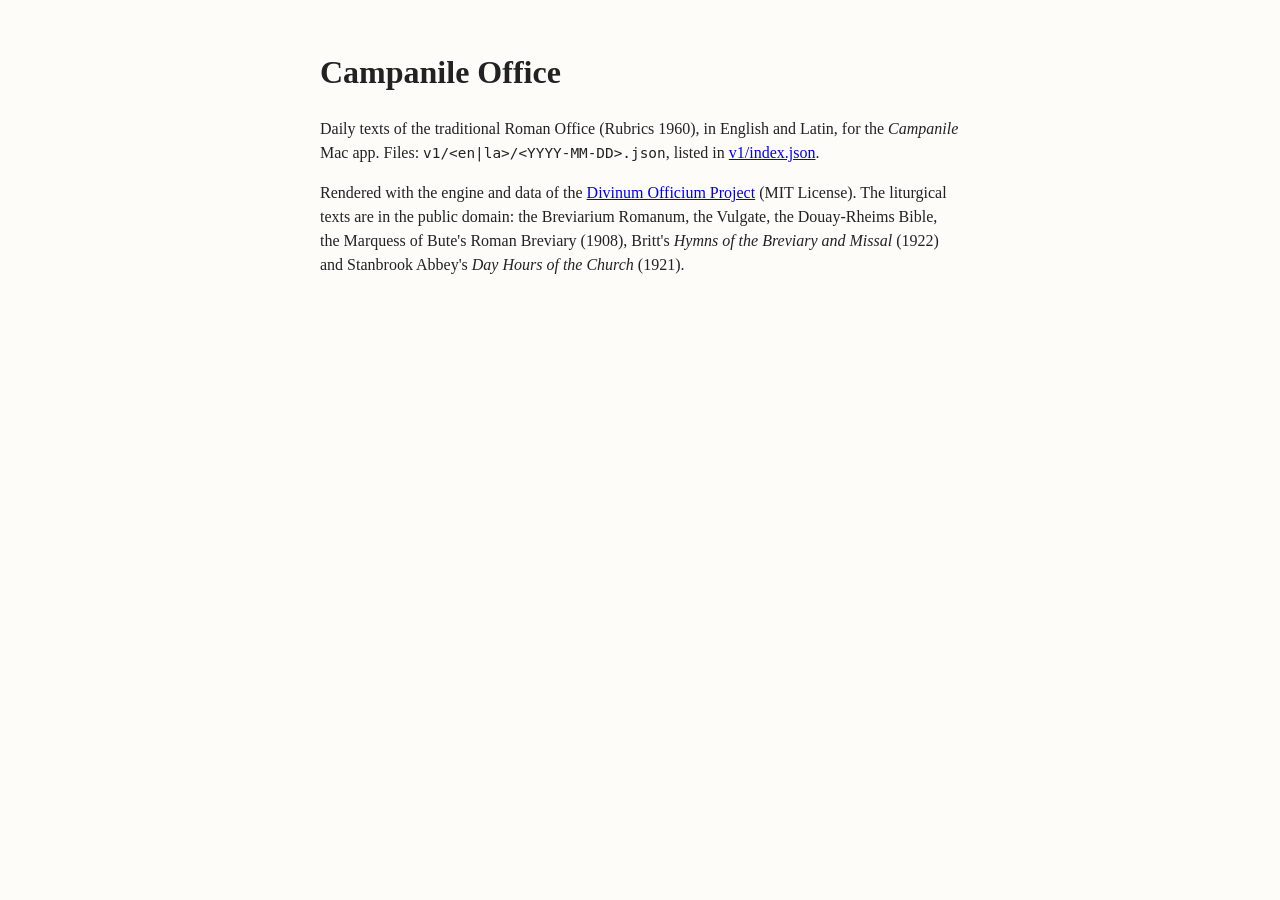
<file: index.html>
<!doctype html>
<html lang="en">
<meta charset="utf-8">
<meta name="viewport" content="width=device-width, initial-scale=1">
<title>Campanile Office</title>
<style>
  body { font: 16px/1.5 Georgia, serif; max-width: 40rem; margin: 3rem auto; padding: 0 1rem; color: #222; background: #fdfcf8; }
  code { font-size: .9em; }
  @media (prefers-color-scheme: dark) { body { color: #ddd; background: #1b1a17; } a { color: #9cf; } }
</style>
<h1>Campanile Office</h1>
<p>Daily texts of the traditional Roman Office (Rubrics 1960), in English and Latin,
for the <em>Campanile</em> Mac app. Files: <code>v1/&lt;en|la&gt;/&lt;YYYY-MM-DD&gt;.json</code>,
listed in <a href="v1/index.json">v1/index.json</a>.</p>
<p>Rendered with the engine and data of the
<a href="https://github.com/DivinumOfficium/divinum-officium">Divinum Officium Project</a>
(MIT License). The liturgical texts are in the public domain: the Breviarium Romanum,
the Vulgate, the Douay-Rheims Bible, the Marquess of Bute's Roman Breviary (1908),
Britt's <em>Hymns of the Breviary and Missal</em> (1922) and Stanbrook Abbey's
<em>Day Hours of the Church</em> (1921).</p>
</file>
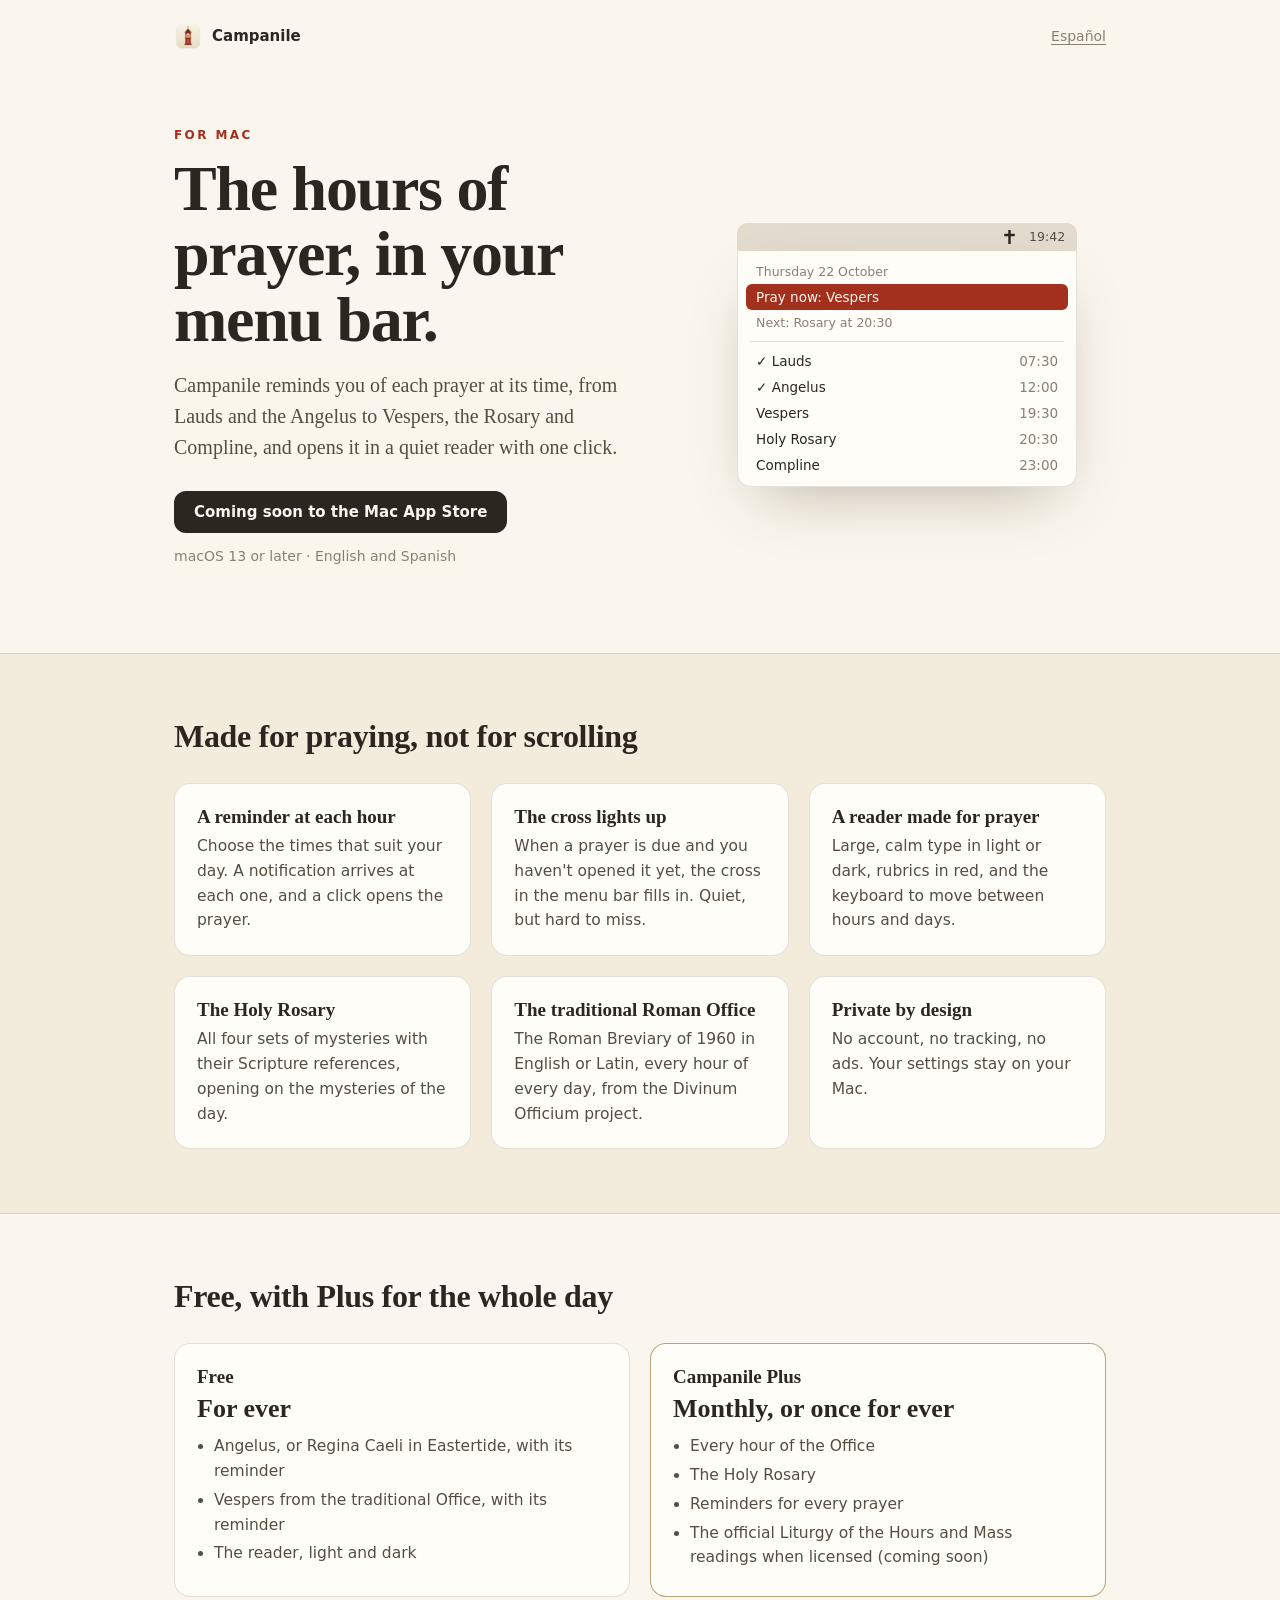
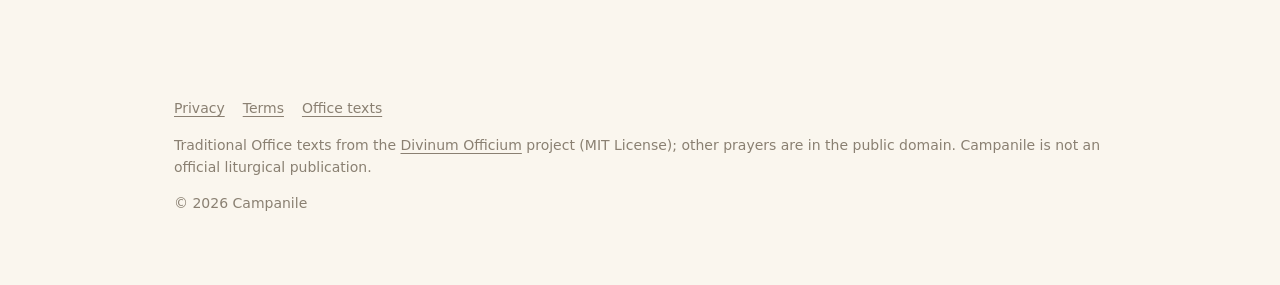
<file: web/index.html>
<!doctype html>
<html lang="en">
<head>
<meta charset="utf-8">
<meta name="viewport" content="width=device-width, initial-scale=1">
<title>Campanile · The hours of prayer in your Mac's menu bar</title>
<meta name="description" content="Campanile reminds you of each hour of prayer and opens it in a quiet reader, right from the Mac menu bar.">
<link rel="icon" href="favicon.png">
<link rel="stylesheet" href="style.css">
<link rel="alternate" hreflang="es" href="es/index.html">
</head>
<body>
<div class="wrap">
<header class="top">
  <a class="mark" href="index.html"><img src="icon.png" alt="">Campanile</a>
  <span class="lang"><a href="es/index.html" hreflang="es">Español</a></span>
</header>
<main>
<section class="hero">
  <div>
    <div class="eyebrow">For Mac</div>
    <h1>The hours of prayer, in your menu bar.</h1>
    <p class="lede">Campanile reminds you of each prayer at its time, from Lauds and the Angelus to Vespers, the Rosary and Compline, and opens it in a quiet reader with one click.</p>
    <span class="cta">Coming soon to the Mac App Store</span>
    <p class="note">macOS 13 or later · English and Spanish</p>
  </div>
  <div class="mock" aria-hidden="true">
    <div class="bar"><svg viewBox="0 0 12 16" aria-hidden="true"><path d="M4.6 0h2.8v4.4H12v2.8H7.4V16H4.6V7.2H0V4.4h4.6z" fill="currentColor"/></svg><span>19:42</span></div>
    <div class="menu"><div class="hd">Thursday 22 October</div><div class="on">Pray now: Vespers</div><div class="hd">Next: Rosary at 20:30</div><hr><div class="">✓ Lauds<span>07:30</span></div><div class="">✓ Angelus<span>12:00</span></div><div class="">Vespers<span>19:30</span></div><div class="">Holy Rosary<span>20:30</span></div><div class="">Compline<span>23:00</span></div></div>
  </div>
</section>
</main>
</div>
<section class="band"><div class="wrap">
  <h2>Made for praying, not for scrolling</h2>
  <div class="grid"><div class="card"><h3>A reminder at each hour</h3><p>Choose the times that suit your day. A notification arrives at each one, and a click opens the prayer.</p></div><div class="card"><h3>The cross lights up</h3><p>When a prayer is due and you haven't opened it yet, the cross in the menu bar fills in. Quiet, but hard to miss.</p></div><div class="card"><h3>A reader made for prayer</h3><p>Large, calm type in light or dark, rubrics in red, and the keyboard to move between hours and days.</p></div><div class="card"><h3>The Holy Rosary</h3><p>All four sets of mysteries with their Scripture references, opening on the mysteries of the day.</p></div><div class="card"><h3>The traditional Roman Office</h3><p>The Roman Breviary of 1960 in English or Latin, every hour of every day, from the Divinum Officium project.</p></div><div class="card"><h3>Private by design</h3><p>No account, no tracking, no ads. Your settings stay on your Mac.</p></div></div>
</div></section>
<div class="wrap">
<section class="plans">
  <h2>Free, with Plus for the whole day</h2>
  <div class="grid"><div class="card plan "><h3>Free</h3><div class="price">For ever</div><ul><li>Angelus, or Regina Caeli in Eastertide, with its reminder</li><li>Vespers from the traditional Office, with its reminder</li><li>The reader, light and dark</li></ul></div><div class="card plan plus"><h3>Campanile Plus</h3><div class="price">Monthly, or once for ever</div><ul><li>Every hour of the Office</li><li>The Holy Rosary</li><li>Reminders for every prayer</li><li>The official Liturgy of the Hours and Mass readings when licensed (coming soon)</li></ul></div></div>
</section>
<footer>
  <nav><a href="privacy.html">Privacy</a><a href="terms.html">Terms</a><a href="office.html">Office texts</a></nav>
  <p>Traditional Office texts from the <a href="https://www.divinumofficium.com">Divinum Officium</a> project (MIT License); other prayers are in the public domain. Campanile is not an official liturgical publication.</p>
  <p>© 2026 Campanile</p>
</footer>
</div>
</body>
</html>
</file>
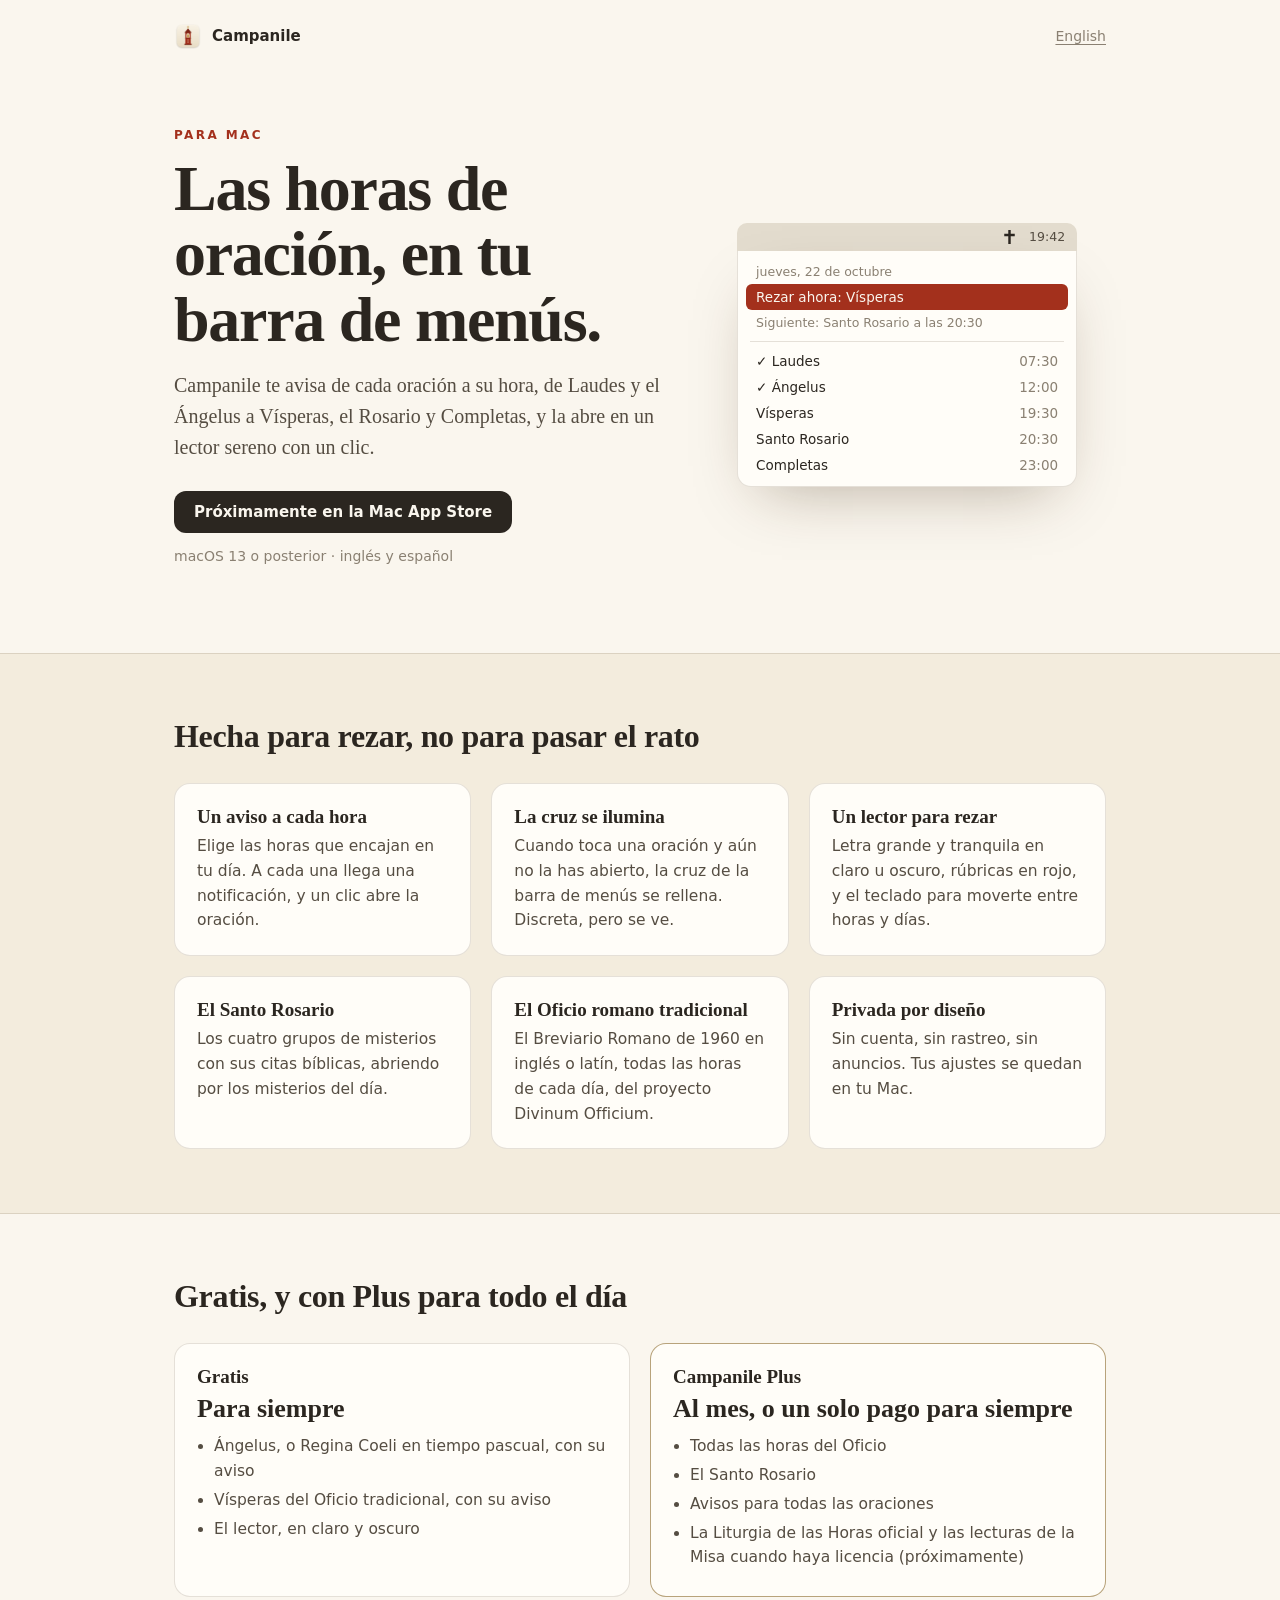
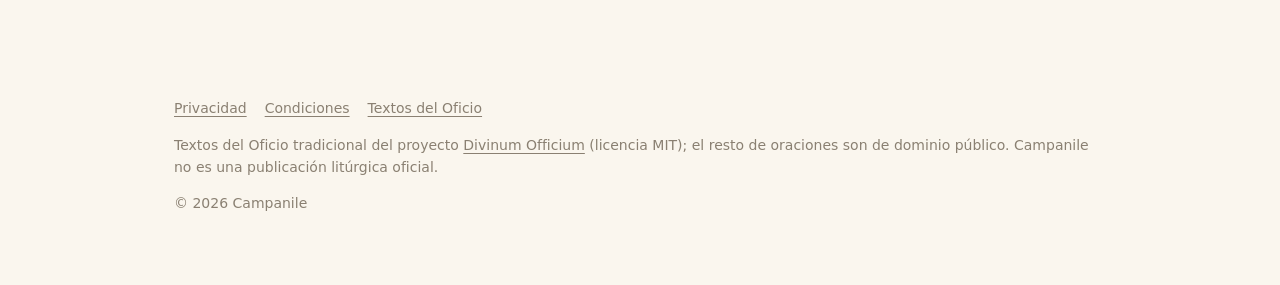
<file: web/es/index.html>
<!doctype html>
<html lang="es">
<head>
<meta charset="utf-8">
<meta name="viewport" content="width=device-width, initial-scale=1">
<title>Campanile · Las horas de oración en la barra de menús del Mac</title>
<meta name="description" content="Campanile te avisa de cada hora de oración y la abre en un lector sereno, desde la barra de menús del Mac.">
<link rel="icon" href="../favicon.png">
<link rel="stylesheet" href="../style.css">
<link rel="alternate" hreflang="en" href="../index.html">
</head>
<body>
<div class="wrap">
<header class="top">
  <a class="mark" href="../es/index.html"><img src="../icon.png" alt="">Campanile</a>
  <span class="lang"><a href="../index.html" hreflang="en">English</a></span>
</header>
<main>
<section class="hero">
  <div>
    <div class="eyebrow">Para Mac</div>
    <h1>Las horas de oración, en tu barra de menús.</h1>
    <p class="lede">Campanile te avisa de cada oración a su hora, de Laudes y el Ángelus a Vísperas, el Rosario y Completas, y la abre en un lector sereno con un clic.</p>
    <span class="cta">Próximamente en la Mac App Store</span>
    <p class="note">macOS 13 o posterior · inglés y español</p>
  </div>
  <div class="mock" aria-hidden="true">
    <div class="bar"><svg viewBox="0 0 12 16" aria-hidden="true"><path d="M4.6 0h2.8v4.4H12v2.8H7.4V16H4.6V7.2H0V4.4h4.6z" fill="currentColor"/></svg><span>19:42</span></div>
    <div class="menu"><div class="hd">jueves, 22 de octubre</div><div class="on">Rezar ahora: Vísperas</div><div class="hd">Siguiente: Santo Rosario a las 20:30</div><hr><div class="">✓ Laudes<span>07:30</span></div><div class="">✓ Ángelus<span>12:00</span></div><div class="">Vísperas<span>19:30</span></div><div class="">Santo Rosario<span>20:30</span></div><div class="">Completas<span>23:00</span></div></div>
  </div>
</section>
</main>
</div>
<section class="band"><div class="wrap">
  <h2>Hecha para rezar, no para pasar el rato</h2>
  <div class="grid"><div class="card"><h3>Un aviso a cada hora</h3><p>Elige las horas que encajan en tu día. A cada una llega una notificación, y un clic abre la oración.</p></div><div class="card"><h3>La cruz se ilumina</h3><p>Cuando toca una oración y aún no la has abierto, la cruz de la barra de menús se rellena. Discreta, pero se ve.</p></div><div class="card"><h3>Un lector para rezar</h3><p>Letra grande y tranquila en claro u oscuro, rúbricas en rojo, y el teclado para moverte entre horas y días.</p></div><div class="card"><h3>El Santo Rosario</h3><p>Los cuatro grupos de misterios con sus citas bíblicas, abriendo por los misterios del día.</p></div><div class="card"><h3>El Oficio romano tradicional</h3><p>El Breviario Romano de 1960 en inglés o latín, todas las horas de cada día, del proyecto Divinum Officium.</p></div><div class="card"><h3>Privada por diseño</h3><p>Sin cuenta, sin rastreo, sin anuncios. Tus ajustes se quedan en tu Mac.</p></div></div>
</div></section>
<div class="wrap">
<section class="plans">
  <h2>Gratis, y con Plus para todo el día</h2>
  <div class="grid"><div class="card plan "><h3>Gratis</h3><div class="price">Para siempre</div><ul><li>Ángelus, o Regina Coeli en tiempo pascual, con su aviso</li><li>Vísperas del Oficio tradicional, con su aviso</li><li>El lector, en claro y oscuro</li></ul></div><div class="card plan plus"><h3>Campanile Plus</h3><div class="price">Al mes, o un solo pago para siempre</div><ul><li>Todas las horas del Oficio</li><li>El Santo Rosario</li><li>Avisos para todas las oraciones</li><li>La Liturgia de las Horas oficial y las lecturas de la Misa cuando haya licencia (próximamente)</li></ul></div></div>
</section>
<footer>
  <nav><a href="../es/privacy.html">Privacidad</a><a href="../es/terms.html">Condiciones</a><a href="../office.html">Textos del Oficio</a></nav>
  <p>Textos del Oficio tradicional del proyecto <a href="https://www.divinumofficium.com">Divinum Officium</a> (licencia MIT); el resto de oraciones son de dominio público. Campanile no es una publicación litúrgica oficial.</p>
  <p>© 2026 Campanile</p>
</footer>
</div>
</body>
</html>
</file>
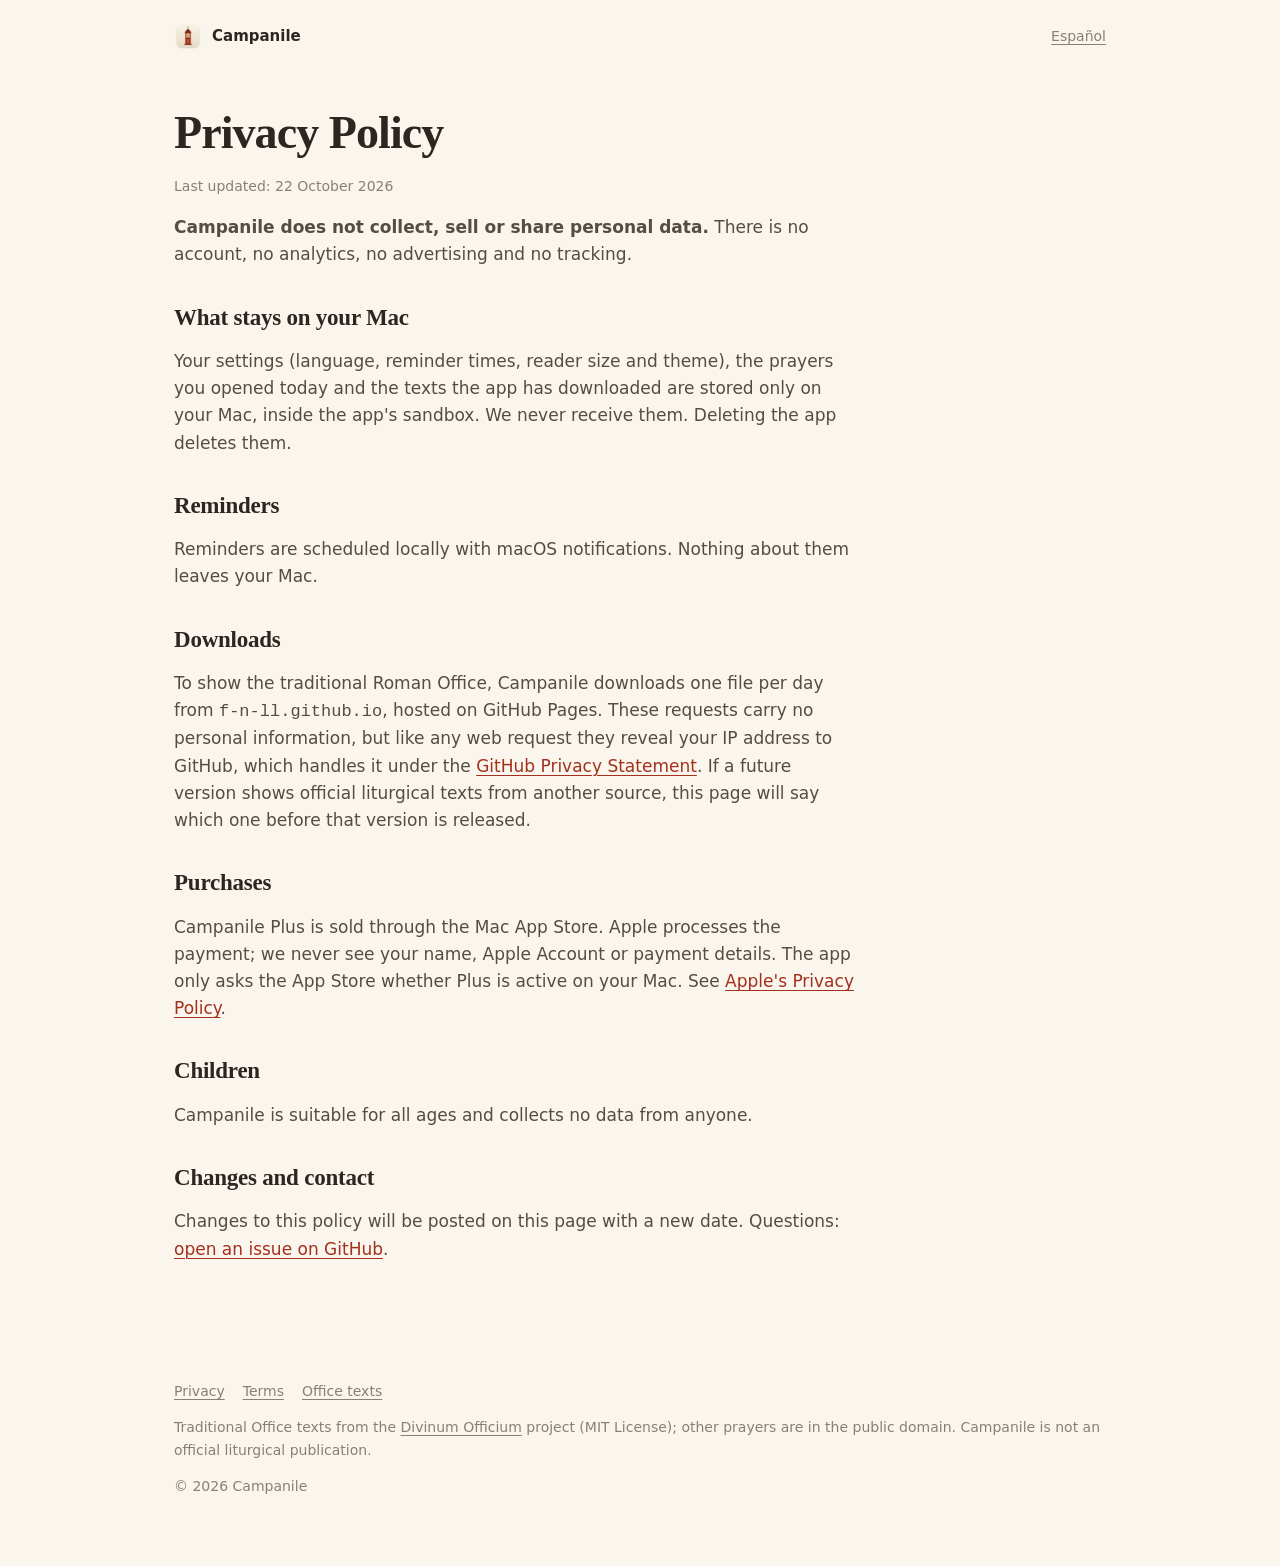
<file: web/privacy.html>
<!doctype html>
<html lang="en">
<head>
<meta charset="utf-8">
<meta name="viewport" content="width=device-width, initial-scale=1">
<title>Privacy Policy · Campanile</title>
<meta name="description" content="Privacy Policy">
<link rel="icon" href="favicon.png">
<link rel="stylesheet" href="style.css">
<link rel="alternate" hreflang="es" href="es/privacy.html">
</head>
<body>
<div class="wrap">
<header class="top">
  <a class="mark" href="index.html"><img src="icon.png" alt="">Campanile</a>
  <span class="lang"><a href="es/privacy.html" hreflang="es">Español</a></span>
</header>
<main class="doc"><h1>Privacy Policy</h1>
<p class="updated">Last updated: 22 October 2026</p>
<p><strong>Campanile does not collect, sell or share personal data.</strong> There is no account, no analytics, no advertising and no tracking.</p>
<h2>What stays on your Mac</h2>
<p>Your settings (language, reminder times, reader size and theme), the prayers you opened today and the texts the app has downloaded are stored only on your Mac, inside the app's sandbox. We never receive them. Deleting the app deletes them.</p>
<h2>Reminders</h2>
<p>Reminders are scheduled locally with macOS notifications. Nothing about them leaves your Mac.</p>
<h2>Downloads</h2>
<p>To show the traditional Roman Office, Campanile downloads one file per day from <code>f-n-ll.github.io</code>, hosted on GitHub Pages. These requests carry no personal information, but like any web request they reveal your IP address to GitHub, which handles it under the <a href="https://docs.github.com/en/site-policy/privacy-policies/github-general-privacy-statement">GitHub Privacy Statement</a>. If a future version shows official liturgical texts from another source, this page will say which one before that version is released.</p>
<h2>Purchases</h2>
<p>Campanile Plus is sold through the Mac App Store. Apple processes the payment; we never see your name, Apple Account or payment details. The app only asks the App Store whether Plus is active on your Mac. See <a href="https://www.apple.com/legal/privacy/">Apple's Privacy Policy</a>.</p>
<h2>Children</h2>
<p>Campanile is suitable for all ages and collects no data from anyone.</p>
<h2>Changes and contact</h2>
<p>Changes to this policy will be posted on this page with a new date. Questions: <a href="https://github.com/F-N-LL/campanile-office/issues">open an issue on GitHub</a>.</p>
</main>
<footer>
  <nav><a href="privacy.html">Privacy</a><a href="terms.html">Terms</a><a href="office.html">Office texts</a></nav>
  <p>Traditional Office texts from the <a href="https://www.divinumofficium.com">Divinum Officium</a> project (MIT License); other prayers are in the public domain. Campanile is not an official liturgical publication.</p>
  <p>© 2026 Campanile</p>
</footer>
</div>
</body>
</html>
</file>
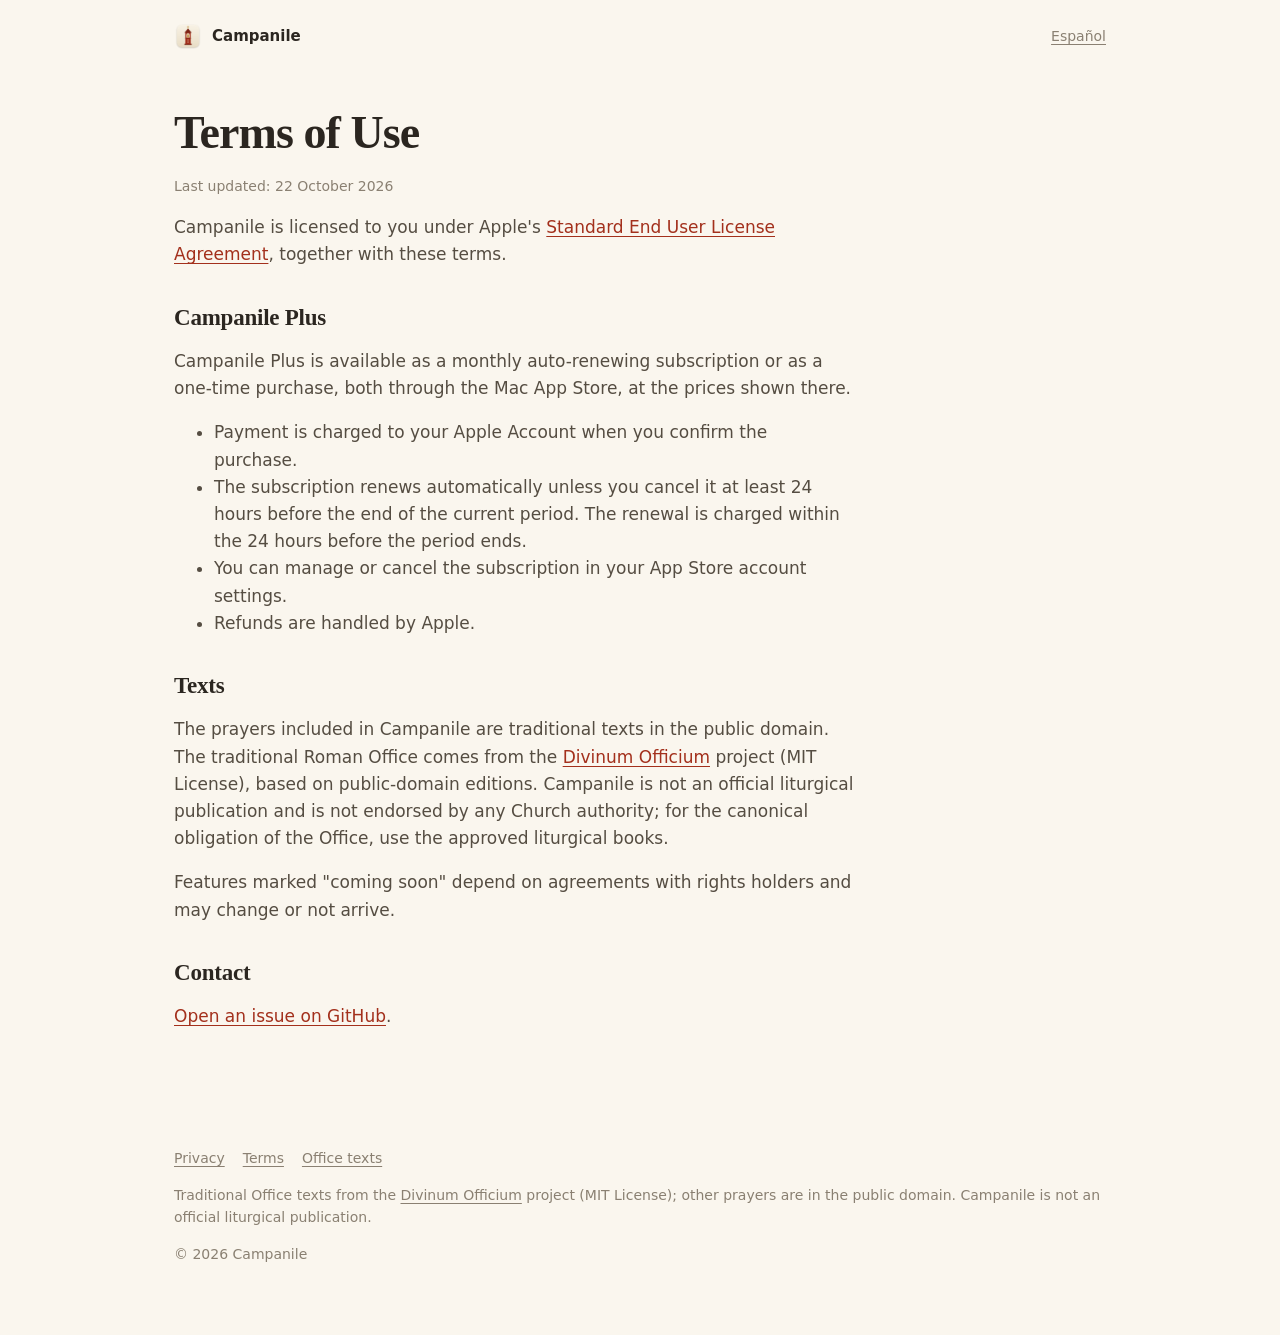
<file: web/terms.html>
<!doctype html>
<html lang="en">
<head>
<meta charset="utf-8">
<meta name="viewport" content="width=device-width, initial-scale=1">
<title>Terms of Use · Campanile</title>
<meta name="description" content="Terms of Use">
<link rel="icon" href="favicon.png">
<link rel="stylesheet" href="style.css">
<link rel="alternate" hreflang="es" href="es/terms.html">
</head>
<body>
<div class="wrap">
<header class="top">
  <a class="mark" href="index.html"><img src="icon.png" alt="">Campanile</a>
  <span class="lang"><a href="es/terms.html" hreflang="es">Español</a></span>
</header>
<main class="doc"><h1>Terms of Use</h1>
<p class="updated">Last updated: 22 October 2026</p>
<p>Campanile is licensed to you under Apple's <a href="https://www.apple.com/legal/internet-services/itunes/dev/stdeula/">Standard End User License Agreement</a>, together with these terms.</p>
<h2>Campanile Plus</h2>
<p>Campanile Plus is available as a monthly auto-renewing subscription or as a one-time purchase, both through the Mac App Store, at the prices shown there.</p>
<ul>
<li>Payment is charged to your Apple Account when you confirm the purchase.</li>
<li>The subscription renews automatically unless you cancel it at least 24 hours before the end of the current period. The renewal is charged within the 24 hours before the period ends.</li>
<li>You can manage or cancel the subscription in your App Store account settings.</li>
<li>Refunds are handled by Apple.</li>
</ul>
<h2>Texts</h2>
<p>The prayers included in Campanile are traditional texts in the public domain. The traditional Roman Office comes from the <a href="https://www.divinumofficium.com">Divinum Officium</a> project (MIT License), based on public-domain editions. Campanile is not an official liturgical publication and is not endorsed by any Church authority; for the canonical obligation of the Office, use the approved liturgical books.</p>
<p>Features marked "coming soon" depend on agreements with rights holders and may change or not arrive.</p>
<h2>Contact</h2>
<p><a href="https://github.com/F-N-LL/campanile-office/issues">Open an issue on GitHub</a>.</p>
</main>
<footer>
  <nav><a href="privacy.html">Privacy</a><a href="terms.html">Terms</a><a href="office.html">Office texts</a></nav>
  <p>Traditional Office texts from the <a href="https://www.divinumofficium.com">Divinum Officium</a> project (MIT License); other prayers are in the public domain. Campanile is not an official liturgical publication.</p>
  <p>© 2026 Campanile</p>
</footer>
</div>
</body>
</html>
</file>
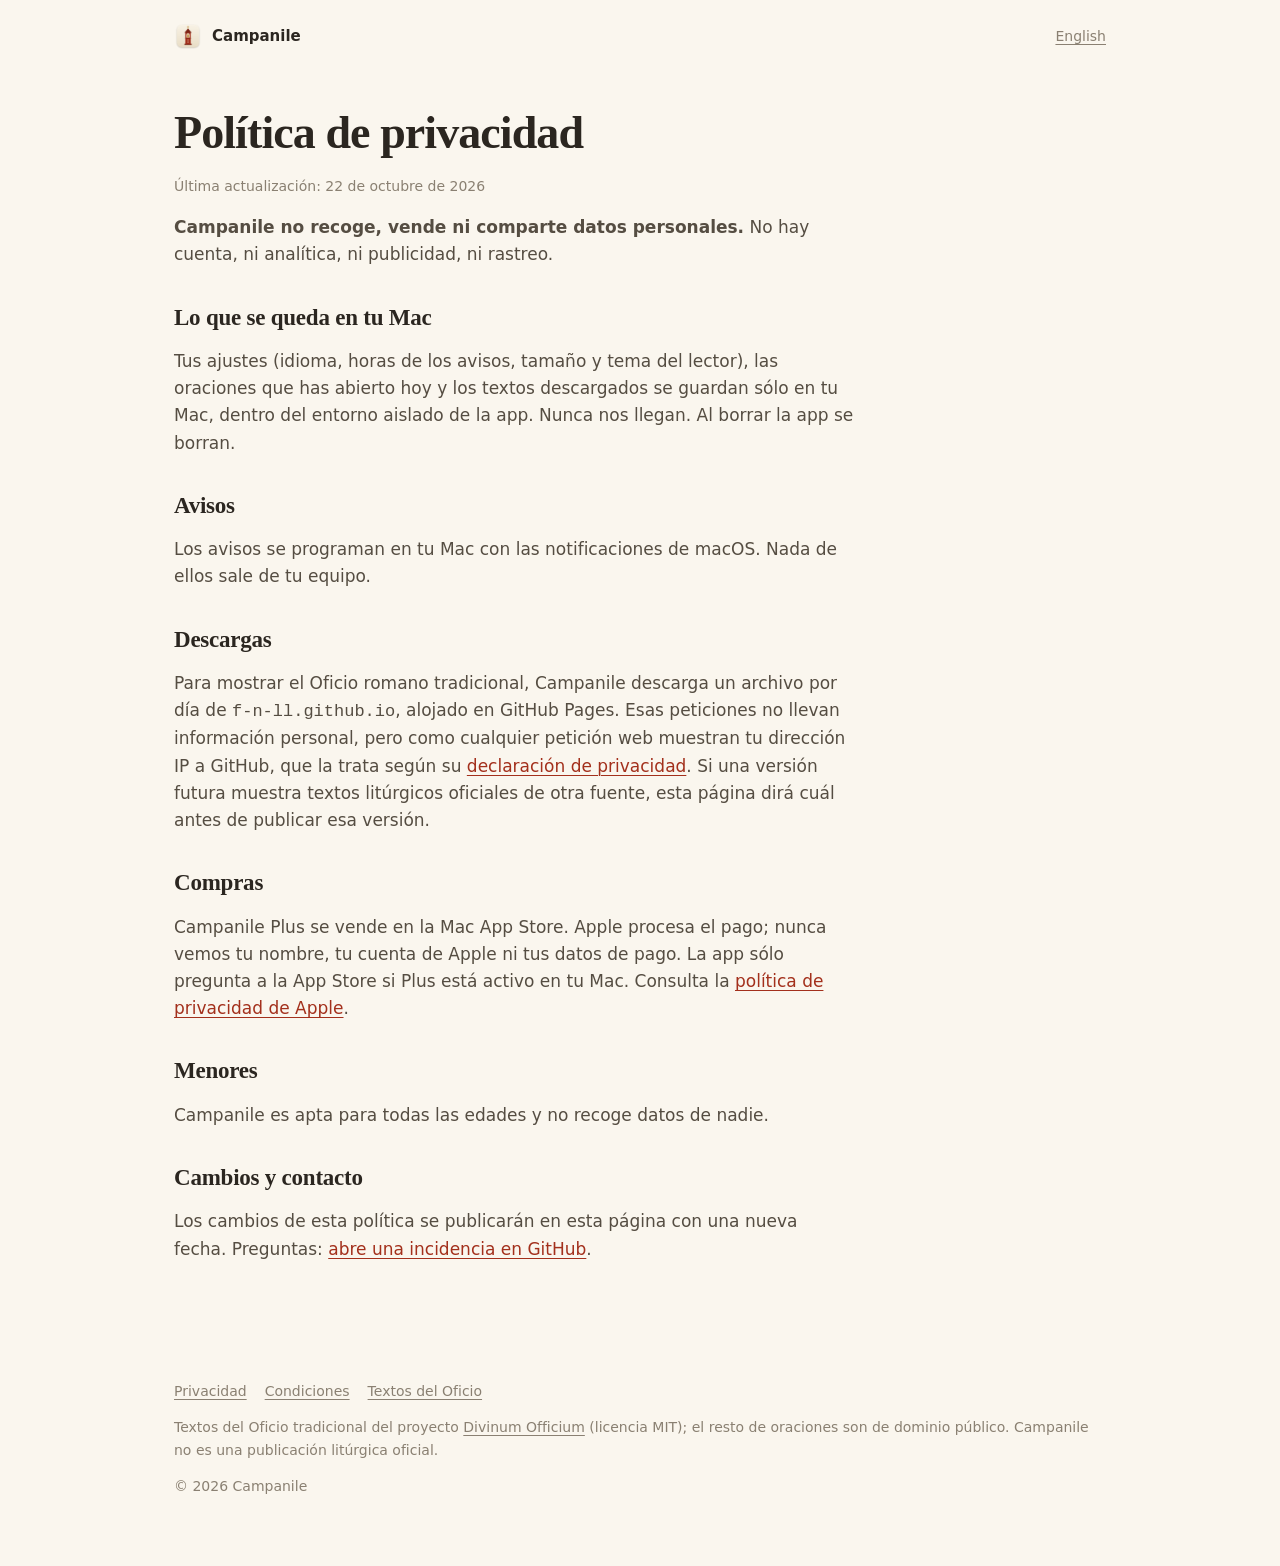
<file: web/es/privacy.html>
<!doctype html>
<html lang="es">
<head>
<meta charset="utf-8">
<meta name="viewport" content="width=device-width, initial-scale=1">
<title>Política de privacidad · Campanile</title>
<meta name="description" content="Política de privacidad">
<link rel="icon" href="../favicon.png">
<link rel="stylesheet" href="../style.css">
<link rel="alternate" hreflang="en" href="../privacy.html">
</head>
<body>
<div class="wrap">
<header class="top">
  <a class="mark" href="../es/index.html"><img src="../icon.png" alt="">Campanile</a>
  <span class="lang"><a href="../privacy.html" hreflang="en">English</a></span>
</header>
<main class="doc"><h1>Política de privacidad</h1>
<p class="updated">Última actualización: 22 de octubre de 2026</p>
<p><strong>Campanile no recoge, vende ni comparte datos personales.</strong> No hay cuenta, ni analítica, ni publicidad, ni rastreo.</p>
<h2>Lo que se queda en tu Mac</h2>
<p>Tus ajustes (idioma, horas de los avisos, tamaño y tema del lector), las oraciones que has abierto hoy y los textos descargados se guardan sólo en tu Mac, dentro del entorno aislado de la app. Nunca nos llegan. Al borrar la app se borran.</p>
<h2>Avisos</h2>
<p>Los avisos se programan en tu Mac con las notificaciones de macOS. Nada de ellos sale de tu equipo.</p>
<h2>Descargas</h2>
<p>Para mostrar el Oficio romano tradicional, Campanile descarga un archivo por día de <code>f-n-ll.github.io</code>, alojado en GitHub Pages. Esas peticiones no llevan información personal, pero como cualquier petición web muestran tu dirección IP a GitHub, que la trata según su <a href="https://docs.github.com/es/site-policy/privacy-policies/github-general-privacy-statement">declaración de privacidad</a>. Si una versión futura muestra textos litúrgicos oficiales de otra fuente, esta página dirá cuál antes de publicar esa versión.</p>
<h2>Compras</h2>
<p>Campanile Plus se vende en la Mac App Store. Apple procesa el pago; nunca vemos tu nombre, tu cuenta de Apple ni tus datos de pago. La app sólo pregunta a la App Store si Plus está activo en tu Mac. Consulta la <a href="https://www.apple.com/es/legal/privacy/">política de privacidad de Apple</a>.</p>
<h2>Menores</h2>
<p>Campanile es apta para todas las edades y no recoge datos de nadie.</p>
<h2>Cambios y contacto</h2>
<p>Los cambios de esta política se publicarán en esta página con una nueva fecha. Preguntas: <a href="https://github.com/F-N-LL/campanile-office/issues">abre una incidencia en GitHub</a>.</p>
</main>
<footer>
  <nav><a href="../es/privacy.html">Privacidad</a><a href="../es/terms.html">Condiciones</a><a href="../office.html">Textos del Oficio</a></nav>
  <p>Textos del Oficio tradicional del proyecto <a href="https://www.divinumofficium.com">Divinum Officium</a> (licencia MIT); el resto de oraciones son de dominio público. Campanile no es una publicación litúrgica oficial.</p>
  <p>© 2026 Campanile</p>
</footer>
</div>
</body>
</html>
</file>
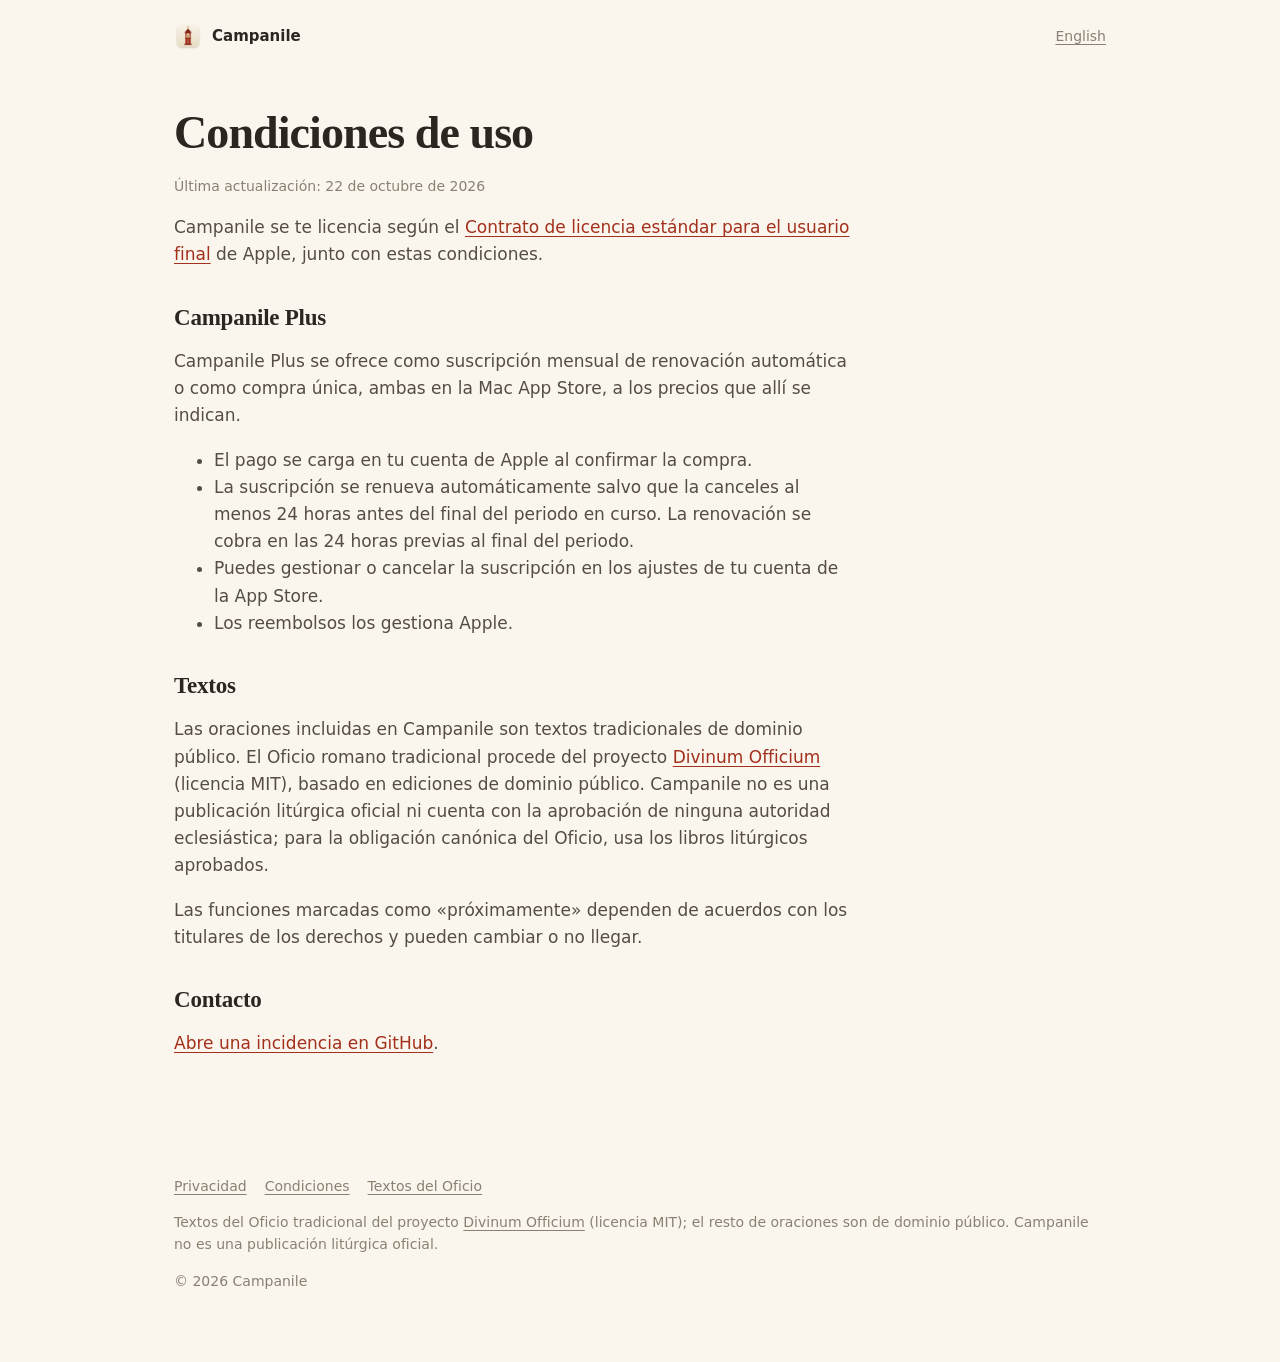
<file: web/es/terms.html>
<!doctype html>
<html lang="es">
<head>
<meta charset="utf-8">
<meta name="viewport" content="width=device-width, initial-scale=1">
<title>Condiciones de uso · Campanile</title>
<meta name="description" content="Condiciones de uso">
<link rel="icon" href="../favicon.png">
<link rel="stylesheet" href="../style.css">
<link rel="alternate" hreflang="en" href="../terms.html">
</head>
<body>
<div class="wrap">
<header class="top">
  <a class="mark" href="../es/index.html"><img src="../icon.png" alt="">Campanile</a>
  <span class="lang"><a href="../terms.html" hreflang="en">English</a></span>
</header>
<main class="doc"><h1>Condiciones de uso</h1>
<p class="updated">Última actualización: 22 de octubre de 2026</p>
<p>Campanile se te licencia según el <a href="https://www.apple.com/legal/internet-services/itunes/dev/stdeula/">Contrato de licencia estándar para el usuario final</a> de Apple, junto con estas condiciones.</p>
<h2>Campanile Plus</h2>
<p>Campanile Plus se ofrece como suscripción mensual de renovación automática o como compra única, ambas en la Mac App Store, a los precios que allí se indican.</p>
<ul>
<li>El pago se carga en tu cuenta de Apple al confirmar la compra.</li>
<li>La suscripción se renueva automáticamente salvo que la canceles al menos 24 horas antes del final del periodo en curso. La renovación se cobra en las 24 horas previas al final del periodo.</li>
<li>Puedes gestionar o cancelar la suscripción en los ajustes de tu cuenta de la App Store.</li>
<li>Los reembolsos los gestiona Apple.</li>
</ul>
<h2>Textos</h2>
<p>Las oraciones incluidas en Campanile son textos tradicionales de dominio público. El Oficio romano tradicional procede del proyecto <a href="https://www.divinumofficium.com">Divinum Officium</a> (licencia MIT), basado en ediciones de dominio público. Campanile no es una publicación litúrgica oficial ni cuenta con la aprobación de ninguna autoridad eclesiástica; para la obligación canónica del Oficio, usa los libros litúrgicos aprobados.</p>
<p>Las funciones marcadas como «próximamente» dependen de acuerdos con los titulares de los derechos y pueden cambiar o no llegar.</p>
<h2>Contacto</h2>
<p><a href="https://github.com/F-N-LL/campanile-office/issues">Abre una incidencia en GitHub</a>.</p>
</main>
<footer>
  <nav><a href="../es/privacy.html">Privacidad</a><a href="../es/terms.html">Condiciones</a><a href="../office.html">Textos del Oficio</a></nav>
  <p>Textos del Oficio tradicional del proyecto <a href="https://www.divinumofficium.com">Divinum Officium</a> (licencia MIT); el resto de oraciones son de dominio público. Campanile no es una publicación litúrgica oficial.</p>
  <p>© 2026 Campanile</p>
</footer>
</div>
</body>
</html>
</file>
<file: web/style.css>
:root {
  --paper: #faf6ee; --bg: #f3ecdd; --ink: #2b2620; --ink-2: #554d42; --muted: #8a8072;
  --line: rgba(70, 50, 25, .14); --rubric: #a3301c; --gold: #94702f; --card: #fffdf8;
  --serif: ui-serif, "New York", "Iowan Old Style", Georgia, serif;
  --ui: -apple-system, BlinkMacSystemFont, "Segoe UI", system-ui, sans-serif;
}
@media (prefers-color-scheme: dark) {
  :root { --paper: #151926; --bg: #0f121c; --ink: #e9e3d6; --ink-2: #c4beb0; --muted: #858ea4;
          --line: rgba(138, 173, 244, .14); --rubric: #ea8f7b; --gold: #d9b26f; --card: #1a1f2e; }
}
* { box-sizing: border-box; }
html { -webkit-text-size-adjust: 100%; }
body { margin: 0; background: var(--paper); color: var(--ink); font: 17px/1.6 var(--ui); -webkit-font-smoothing: antialiased; }
a { color: var(--rubric); text-underline-offset: 3px; text-decoration-thickness: 1px; }
.wrap { max-width: 980px; margin: 0 auto; padding: 0 24px; }
header.top { display: flex; align-items: center; justify-content: space-between; padding: 22px 0; }
.mark { display: flex; align-items: center; gap: 10px; font: 600 15px var(--ui); color: var(--ink); text-decoration: none; }
.mark img { width: 28px; height: 28px; }
.lang { font: 500 14px var(--ui); color: var(--muted); }
.lang a { color: var(--muted); }

.hero { display: grid; grid-template-columns: 1.1fr .9fr; gap: 48px; align-items: center; padding: 56px 0 72px; }
.eyebrow { font: 600 12px var(--ui); letter-spacing: .2em; text-transform: uppercase; color: var(--rubric); }
h1 { font: 600 clamp(40px, 6vw, 64px)/1.02 var(--serif); letter-spacing: -.02em; margin: 14px 0 18px; }
.lede { font: 400 20px/1.55 var(--serif); color: var(--ink-2); margin: 0 0 28px; max-width: 32em; }
.cta { display: inline-flex; align-items: center; gap: 10px; padding: 12px 20px; border-radius: 12px;
       background: var(--ink); color: var(--paper); font: 600 15px var(--ui); text-decoration: none; }
.cta small { font-weight: 500; opacity: .7; }
.note { font-size: 14px; color: var(--muted); margin-top: 12px; }

/* menu bar mock */
.mock { justify-self: center; width: 100%; max-width: 340px; }
.bar { display: flex; justify-content: flex-end; gap: 14px; align-items: center; height: 28px; padding: 0 12px;
       border-radius: 10px 10px 0 0; background: color-mix(in srgb, var(--ink) 8%, var(--bg)); font: 500 12.5px var(--ui); color: var(--ink-2); }
.bar svg { width: 11px; height: 14px; color: var(--ink); }
.menu { background: var(--card); border: 1px solid var(--line); border-top: 0; border-radius: 0 0 14px 14px; padding: 8px;
        box-shadow: 0 24px 60px -24px rgba(60, 35, 10, .35); font: 400 13.5px var(--ui); }
.menu div { padding: 5px 10px; border-radius: 6px; display: flex; justify-content: space-between; gap: 12px; }
.menu .hd { color: var(--muted); font-size: 12.5px; }
.menu .on { background: var(--rubric); color: var(--paper); }
.menu .on span { color: var(--paper); opacity: .8; }
.menu span { color: var(--muted); font-variant-numeric: tabular-nums; }
.menu hr { border: 0; border-top: 1px solid var(--line); margin: 6px 4px; }

section.band { background: var(--bg); border-top: 1px solid var(--line); border-bottom: 1px solid var(--line); padding: 64px 0; }
h2 { font: 600 32px/1.15 var(--serif); letter-spacing: -.01em; margin: 0 0 28px; }
.grid { display: grid; grid-template-columns: repeat(auto-fit, minmax(220px, 1fr)); gap: 20px; }
.card { background: var(--card); border: 1px solid var(--line); border-radius: 16px; padding: 22px; }
.card h3 { font: 600 19px var(--serif); margin: 0 0 6px; }
.card p { margin: 0; color: var(--ink-2); font-size: 15.5px; }
.plans { padding: 64px 0; }
.plan { position: relative; }
.plan .price { font: 600 26px var(--serif); margin: 4px 0 10px; }
.plan ul { margin: 0; padding-left: 1.1em; color: var(--ink-2); font-size: 15.5px; }
.plan li { margin: 4px 0; }
.plan.plus { border-color: color-mix(in srgb, var(--gold) 55%, var(--line)); }

footer { padding: 36px 0 56px; color: var(--muted); font-size: 14px; }
footer nav { display: flex; flex-wrap: wrap; gap: 18px; margin-bottom: 10px; }
footer a { color: var(--muted); }

/* long-form pages */
.doc { max-width: 680px; padding: 24px 0 64px; }
.doc h1 { font-size: clamp(34px, 5vw, 46px); }
.doc h2 { font-size: 23px; margin: 36px 0 10px; }
.doc p, .doc li { color: var(--ink-2); }
.doc .updated { color: var(--muted); font-size: 14px; }

@media (max-width: 760px) {
  .hero { grid-template-columns: 1fr; padding: 24px 0 48px; gap: 36px; }
  .lede { font-size: 18px; }
}
</file>
